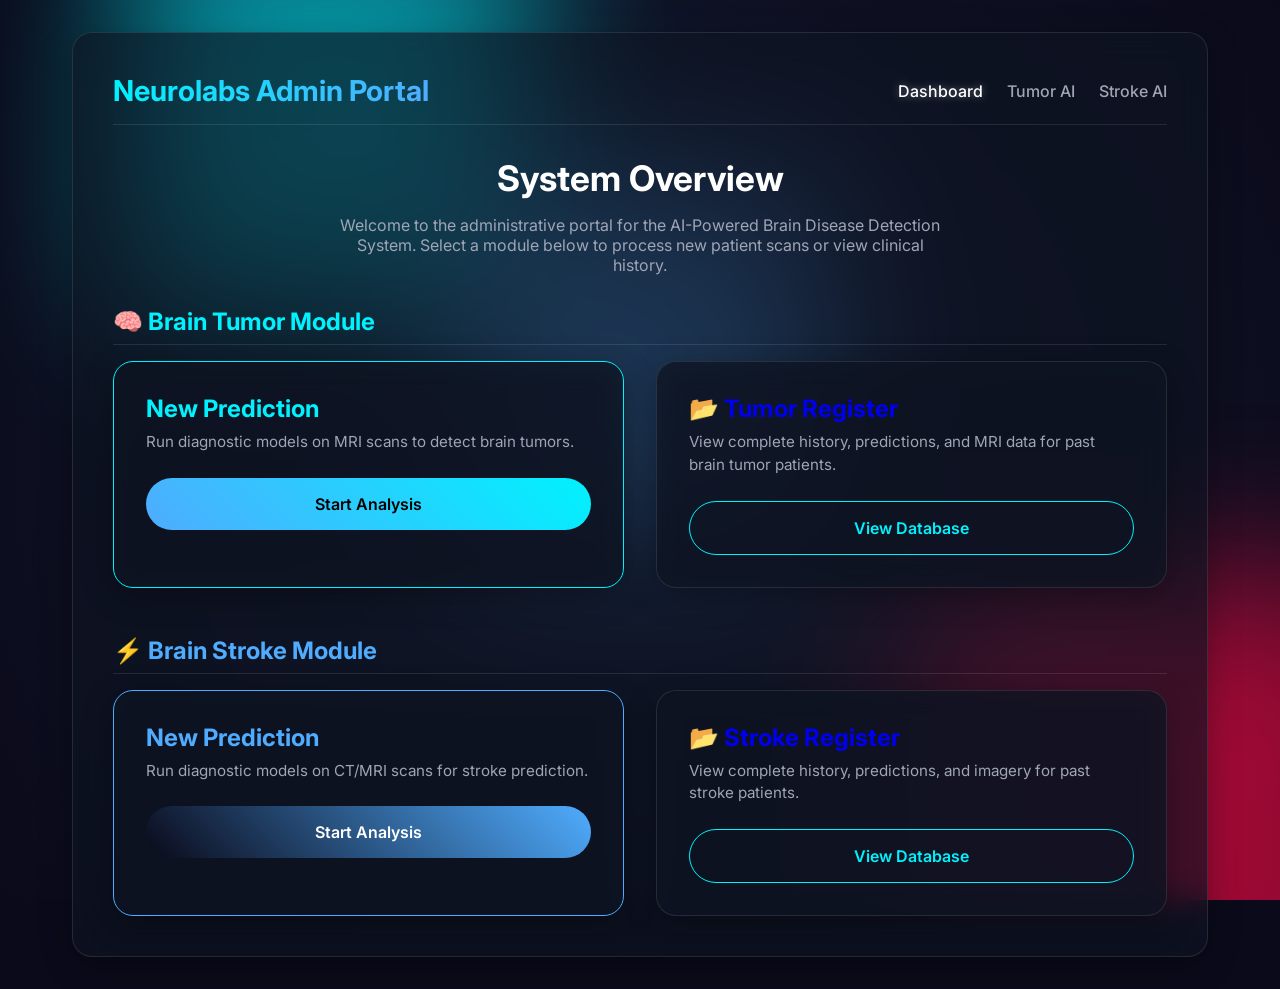
<file: Brain/Brain/frontend/index.html>
<!DOCTYPE html>
<html lang="en">
<head>
    <meta charset="UTF-8">
    <meta name="viewport" content="width=device-width, initial-scale=1.0">
    <title>Admin Portal - Brain Disease AI Platform</title>
    <link rel="stylesheet" href="style.css">
</head>
<body>

    <!-- Animated background -->
    <div class="background">
        <div class="blob blob-1"></div>
        <div class="blob blob-2"></div>
        <div class="blob blob-3"></div>
    </div>

    <div class="container">
        <div class="glass-panel">
            <header>
                <div class="logo">
                    <h1>Neurolabs Admin Portal</h1>
                </div>
                <nav>
                    <ul>
                        <li><a href="index.html" class="active">Dashboard</a></li>
                        <li><a href="tumor_predict.html">Tumor AI</a></li>
                        <li><a href="stroke_predict.html">Stroke AI</a></li>
                    </ul>
                </nav>
            </header>

            <div style="text-align: center; margin-bottom: 2rem;">
                <h2 style="font-size: 2.2rem; margin-bottom: 1rem; color: #fff;">System Overview</h2>
                <p style="color: var(--text-muted); max-width: 600px; margin: 0 auto;">
                    Welcome to the administrative portal for the AI-Powered Brain Disease Detection System. Select a module below to process new patient scans or view clinical history.
                </p>
            </div>

            <div class="module-section" style="margin-bottom: 3rem;">
                <h3 style="color: var(--primary); margin-bottom: 1rem; border-bottom: 1px solid var(--glass-border); padding-bottom: 0.5rem; font-size: 1.5rem;">🧠 Brain Tumor Module</h3>
                <div class="dashboard-grid" style="margin-top: 1rem;">
                    <!-- Brain Tumor Module -->
                    <a href="tumor_predict.html" class="card glass-panel" style="padding: 2rem; border-color: var(--primary);">
                        <h2 style="color: var(--primary);">New Prediction</h2>
                        <p>Run diagnostic models on MRI scans to detect brain tumors.</p>
                        <div style="margin-top: 1.5rem;">
                            <button class="btn" style="width: 100%; margin-bottom: 0.5rem;">Start Analysis</button>
                        </div>
                    </a>
                    
                    <a href="tumor_database.html" class="card glass-panel" style="padding: 2rem;">
                        <h2>📂 Tumor Register</h2>
                        <p>View complete history, predictions, and MRI data for past brain tumor patients.</p>
                        <div style="margin-top: 1.5rem;">
                            <button class="btn outline" style="width: 100%;">View Database</button>
                        </div>
                    </a>
                </div>
            </div>

            <div class="module-section">
                <h3 style="color: var(--secondary); margin-bottom: 1rem; border-bottom: 1px solid var(--glass-border); padding-bottom: 0.5rem; font-size: 1.5rem;">⚡ Brain Stroke Module</h3>
                <div class="dashboard-grid" style="margin-top: 1rem;">
                    <!-- Brain Stroke Module -->
                    <a href="stroke_predict.html" class="card glass-panel" style="padding: 2rem; border-color: var(--secondary);">
                        <h2 style="color: var(--secondary);">New Prediction</h2>
                        <p>Run diagnostic models on CT/MRI scans for stroke prediction.</p>
                        <div style="margin-top: 1.5rem;">
                            <button class="btn" style="width: 100%; margin-bottom: 0.5rem; background: linear-gradient(45deg, #0a0a1a, var(--secondary)); color: #fff;">Start Analysis</button>
                        </div>
                    </a>
                    
                    <a href="stroke_database.html" class="card glass-panel" style="padding: 2rem;">
                        <h2>📂 Stroke Register</h2>
                        <p>View complete history, predictions, and imagery for past stroke patients.</p>
                        <div style="margin-top: 1.5rem;">
                            <button class="btn outline" style="width: 100%;">View Database</button>
                        </div>
                    </a>
                </div>
            </div>

        </div>
    </div>

</body>
</html>
</file>
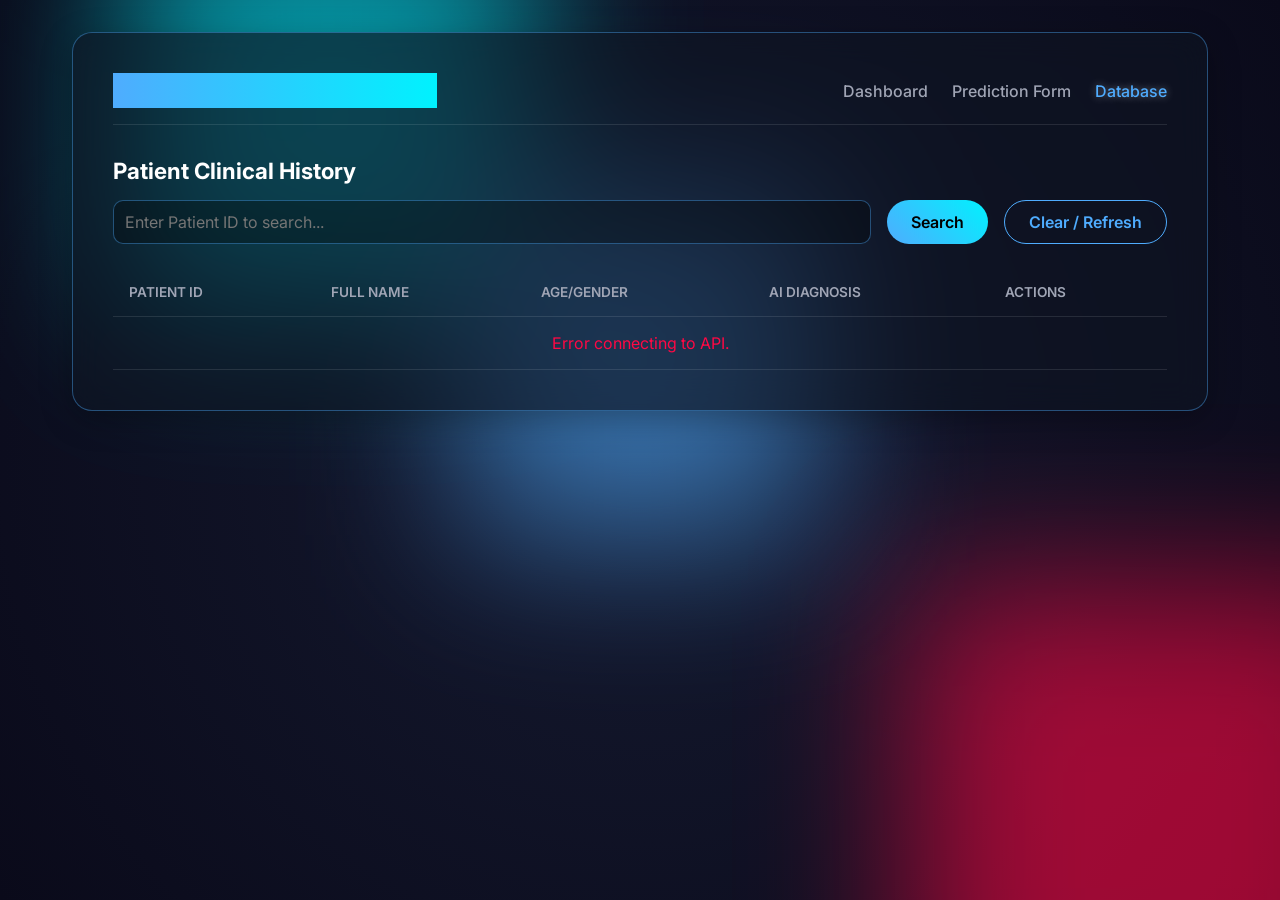
<file: Brain/Brain/frontend/stroke_database.html>
<!DOCTYPE html>
<html lang="en">
<head>
    <meta charset="UTF-8">
    <meta name="viewport" content="width=device-width, initial-scale=1.0">
    <title>Stroke DB - Brain Disease AI Platform</title>
    <link rel="stylesheet" href="style.css">
</head>
<body onload="loadDatabase('stroke')">
    <div class="background">
        <div class="blob blob-1"></div>
        <div class="blob blob-2"></div>
        <div class="blob blob-3"></div>
    </div>

    <div class="container">
        <div class="glass-panel" style="border-color: rgba(79, 172, 254, 0.4);">
            <header>
                <div class="logo">
                    <h1 style="background: linear-gradient(to right, #4facfe, #00f2fe);">⚡ Brain Stroke Register</h1>
                </div>
                <nav>
                    <ul>
                        <li><a href="index.html">Dashboard</a></li>
                        <li><a href="stroke_predict.html">Prediction Form</a></li>
                        <li><a href="stroke_database.html" class="active" style="color: var(--secondary);">Database</a></li>
                    </ul>
                </nav>
            </header>

            <div style="display: flex; justify-content: space-between; align-items: center; margin-bottom: 1rem;">
                <h2 style="color: #fff; font-size: 1.4rem;">Patient Clinical History</h2>
            </div>

            <div style="display: flex; gap: 1rem; margin-bottom: 1.5rem;">
                <input type="text" id="search-id" placeholder="Enter Patient ID to search..." style="flex: 1; padding: 0.7rem; border-color: rgba(79, 172, 254, 0.4);" />
                <button class="btn" onclick="searchPatient('stroke')" style="padding: 0.7rem 1.5rem; background: linear-gradient(45deg, #4facfe, #00f2fe);">Search</button>
                <button class="btn outline" onclick="loadDatabase('stroke')" style="padding: 0.7rem 1.5rem; border-color: var(--secondary); color: var(--secondary);">Clear / Refresh</button>
            </div>

            <div class="loader" id="loader" style="border-top-color: var(--secondary);"></div>
            
            <div class="table-container">
                <table>
                    <thead>
                        <tr>
                            <th>Patient ID</th>
                            <th>Full Name</th>
                            <th>Age/Gender</th>
                            <th>AI Diagnosis</th>
                            <th>Actions</th>
                        </tr>
                    </thead>
                    <tbody id="table-body">
                        <!-- Data inserted dynamically here -->
                    </tbody>
                </table>
            </div>
        </div>
    </div>
    <script src="api.js"></script>
</body>
</html>
</file>
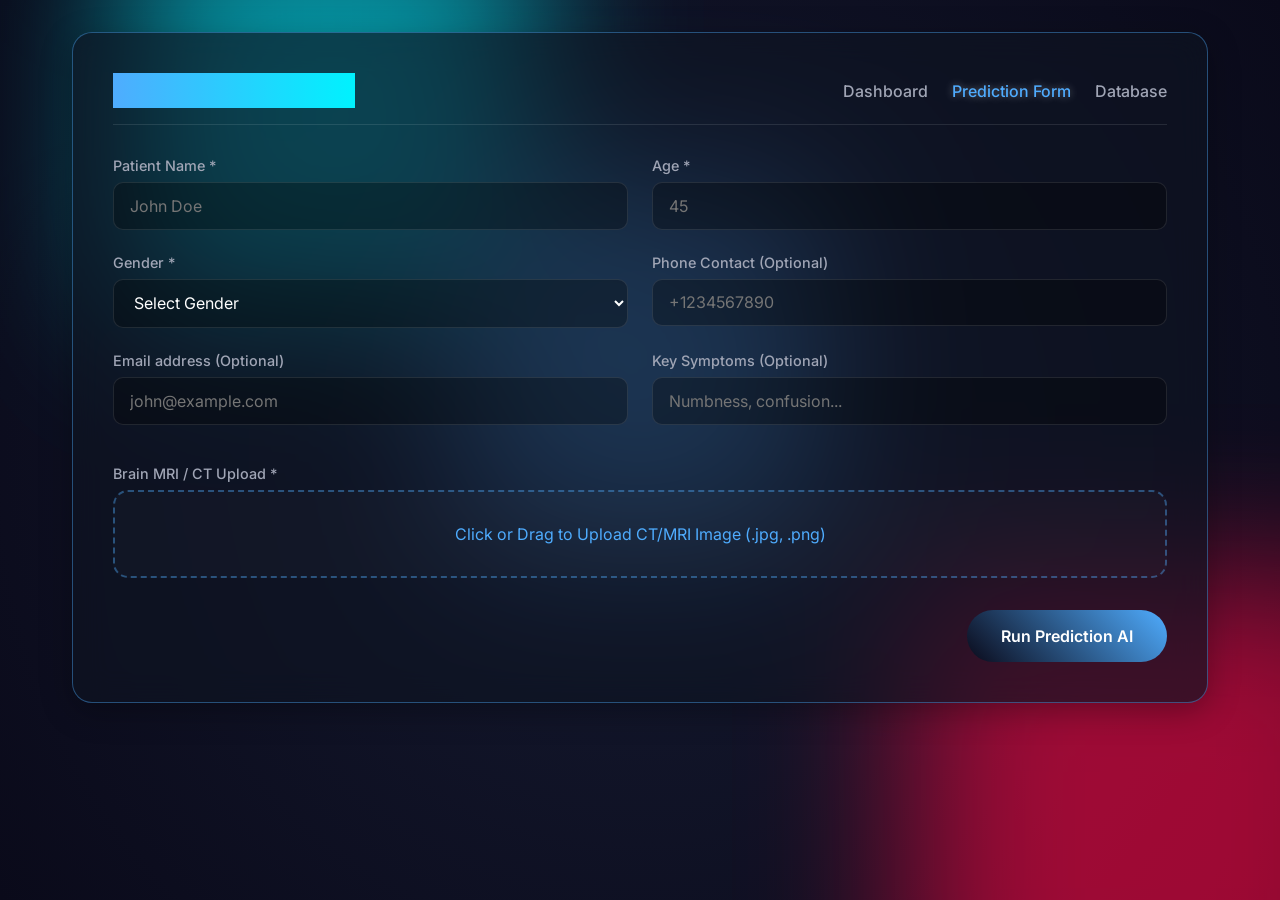
<file: Brain/Brain/frontend/stroke_predict.html>
<!DOCTYPE html>
<html lang="en">
<head>
    <meta charset="UTF-8">
    <meta name="viewport" content="width=device-width, initial-scale=1.0">
    <title>Brain Stroke AI - Prediction Module</title>
    <link rel="stylesheet" href="style.css">
</head>
<body>
    <div class="background">
        <div class="blob blob-1"></div>
        <div class="blob blob-2"></div>
        <div class="blob blob-3"></div>
    </div>

    <div class="container">
        <div class="glass-panel" style="border-color: rgba(79, 172, 254, 0.4);">
            <header>
                <div class="logo">
                    <h1 style="background: linear-gradient(to right, #4facfe, #00f2fe);">⚡ Brain Stroke AI</h1>
                </div>
                <nav>
                    <ul>
                        <li><a href="index.html">Dashboard</a></li>
                        <li><a href="stroke_predict.html" class="active" style="color: var(--secondary);">Prediction Form</a></li>
                        <li><a href="stroke_database.html">Database</a></li>
                    </ul>
                </nav>
            </header>

            <form id="stroke-form" onsubmit="submitPredictionForm(event, 'stroke')">
                <div class="form-grid">
                    <div class="form-group">
                        <label for="name">Patient Name *</label>
                        <input type="text" id="name" name="name" required placeholder="John Doe">
                    </div>
                    <div class="form-group">
                        <label for="age">Age *</label>
                        <input type="number" id="age" name="age" required placeholder="45" min="0">
                    </div>
                    
                    <div class="form-group">
                        <label for="gender">Gender *</label>
                        <select id="gender" name="gender" required>
                            <option value="" disabled selected>Select Gender</option>
                            <option value="Male">Male</option>
                            <option value="Female">Female</option>
                            <option value="Other">Other</option>
                        </select>
                    </div>
                    <div class="form-group">
                        <label for="phone">Phone Contact (Optional)</label>
                        <input type="tel" id="phone" name="phone" placeholder="+1234567890">
                    </div>

                    <div class="form-group">
                        <label for="email">Email address (Optional)</label>
                        <input type="email" id="email" name="email" placeholder="john@example.com">
                    </div>
                    <div class="form-group">
                        <label for="symptoms">Key Symptoms (Optional)</label>
                        <input type="text" id="symptoms" name="symptoms" placeholder="Numbness, confusion...">
                    </div>

                    <div class="form-group full-width" style="margin-top: 1rem;">
                        <label>Brain MRI / CT Upload *</label>
                        <div class="file-upload" onclick="document.getElementById('image').click()" style="border-color: rgba(79, 172, 254, 0.4);">
                            <p id="file-name" style="color: var(--secondary);">Click or Drag to Upload CT/MRI Image (.jpg, .png)</p>
                            <input type="file" id="image" name="image" required accept=".jpg,.jpeg,.png" style="display: none;" onchange="updateFileName(this)">
                        </div>
                    </div>
                </div>

                <div style="margin-top: 2rem; text-align: right;">
                    <div class="loader" id="loader" style="border-top-color: var(--secondary);"></div>
                    <button type="submit" class="btn" id="submit-btn" style="width: 200px; background: linear-gradient(45deg, #0a0a1a, var(--secondary)); color: #fff;">Run Prediction AI</button>
                </div>
            </form>

            <div class="result-box glass-panel" id="result-box" style="margin-top: 2rem; border-color: var(--secondary);">
                <!-- Prediction outcome goes here -->
            </div>

        </div>
    </div>
    <script src="api.js"></script>
</body>
</html>
</file>
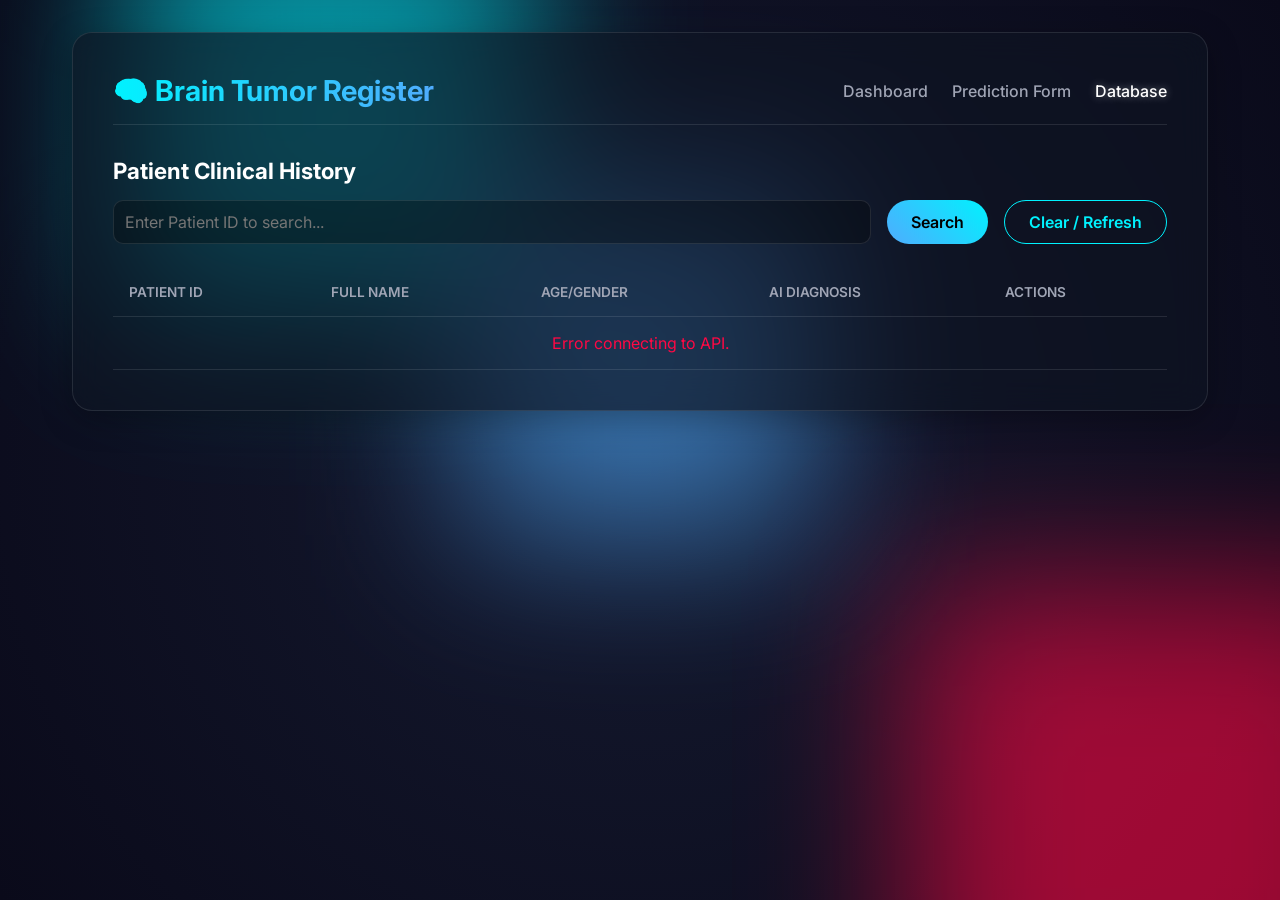
<file: Brain/Brain/frontend/tumor_database.html>
<!DOCTYPE html>
<html lang="en">
<head>
    <meta charset="UTF-8">
    <meta name="viewport" content="width=device-width, initial-scale=1.0">
    <title>Tumor DB - Brain Disease AI Platform</title>
    <link rel="stylesheet" href="style.css">
</head>
<body onload="loadDatabase('tumor')">
    <div class="background">
        <div class="blob blob-1"></div>
        <div class="blob blob-2"></div>
        <div class="blob blob-3"></div>
    </div>

    <div class="container">
        <div class="glass-panel">
            <header>
                <div class="logo">
                    <h1>🧠 Brain Tumor Register</h1>
                </div>
                <nav>
                    <ul>
                        <li><a href="index.html">Dashboard</a></li>
                        <li><a href="tumor_predict.html">Prediction Form</a></li>
                        <li><a href="tumor_database.html" class="active">Database</a></li>
                    </ul>
                </nav>
            </header>

            <div style="display: flex; justify-content: space-between; align-items: center; margin-bottom: 1rem;">
                <h2 style="color: #fff; font-size: 1.4rem;">Patient Clinical History</h2>
            </div>
            
            <div style="display: flex; gap: 1rem; margin-bottom: 1.5rem;">
                <input type="text" id="search-id" placeholder="Enter Patient ID to search..." style="flex: 1; padding: 0.7rem;" />
                <button class="btn" onclick="searchPatient('tumor')" style="padding: 0.7rem 1.5rem;">Search</button>
                <button class="btn outline" onclick="loadDatabase('tumor')" style="padding: 0.7rem 1.5rem;">Clear / Refresh</button>
            </div>

            <div class="loader" id="loader"></div>
            
            <div class="table-container">
                <table>
                    <thead>
                        <tr>
                            <th>Patient ID</th>
                            <th>Full Name</th>
                            <th>Age/Gender</th>
                            <th>AI Diagnosis</th>
                            <th>Actions</th>
                        </tr>
                    </thead>
                    <tbody id="table-body">
                        <!-- Data inserted dynamically here -->
                    </tbody>
                </table>
            </div>
        </div>
    </div>
    <script src="api.js"></script>
</body>
</html>
</file>
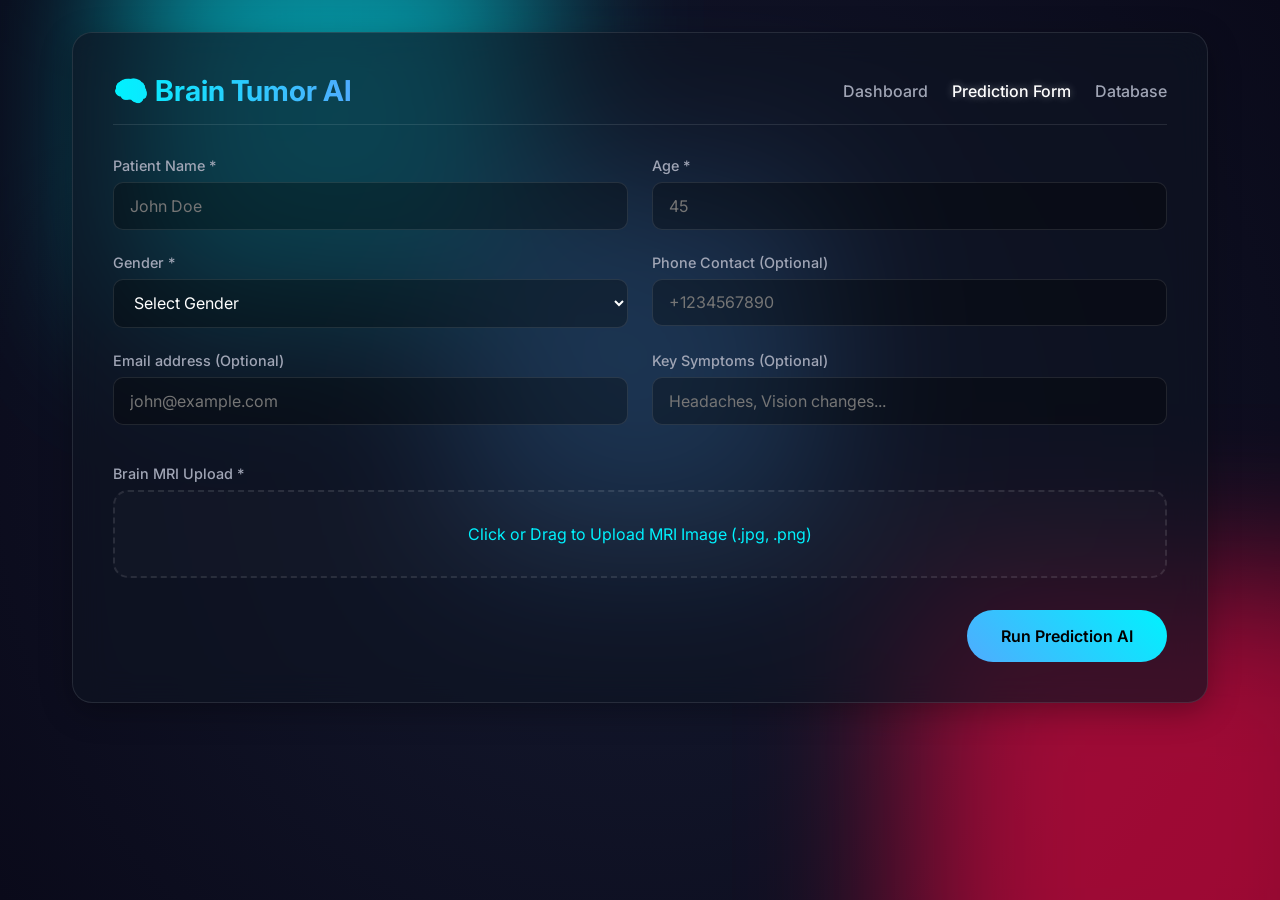
<file: Brain/Brain/frontend/tumor_predict.html>
<!DOCTYPE html>
<html lang="en">
<head>
    <meta charset="UTF-8">
    <meta name="viewport" content="width=device-width, initial-scale=1.0">
    <title>Brain Tumor AI - Prediction Module</title>
    <link rel="stylesheet" href="style.css">
</head>
<body>
    <div class="background">
        <div class="blob blob-1"></div>
        <div class="blob blob-2"></div>
        <div class="blob blob-3"></div>
    </div>

    <div class="container">
        <div class="glass-panel">
            <header>
                <div class="logo">
                    <h1>🧠 Brain Tumor AI</h1>
                </div>
                <nav>
                    <ul>
                        <li><a href="index.html">Dashboard</a></li>
                        <li><a href="tumor_predict.html" class="active">Prediction Form</a></li>
                        <li><a href="tumor_database.html">Database</a></li>
                    </ul>
                </nav>
            </header>

            <form id="tumor-form" onsubmit="submitPredictionForm(event, 'tumor')">
                <div class="form-grid">
                    <div class="form-group">
                        <label for="name">Patient Name *</label>
                        <input type="text" id="name" name="name" required placeholder="John Doe">
                    </div>
                    <div class="form-group">
                        <label for="age">Age *</label>
                        <input type="number" id="age" name="age" required placeholder="45" min="0">
                    </div>
                    
                    <div class="form-group">
                        <label for="gender">Gender *</label>
                        <select id="gender" name="gender" required>
                            <option value="" disabled selected>Select Gender</option>
                            <option value="Male">Male</option>
                            <option value="Female">Female</option>
                            <option value="Other">Other</option>
                        </select>
                    </div>
                    <div class="form-group">
                        <label for="phone">Phone Contact (Optional)</label>
                        <input type="tel" id="phone" name="phone" placeholder="+1234567890">
                    </div>

                    <div class="form-group">
                        <label for="email">Email address (Optional)</label>
                        <input type="email" id="email" name="email" placeholder="john@example.com">
                    </div>
                    <div class="form-group">
                        <label for="symptoms">Key Symptoms (Optional)</label>
                        <input type="text" id="symptoms" name="symptoms" placeholder="Headaches, Vision changes...">
                    </div>

                    <div class="form-group full-width" style="margin-top: 1rem;">
                        <label>Brain MRI Upload *</label>
                        <div class="file-upload" onclick="document.getElementById('image').click()">
                            <p id="file-name" style="color: var(--primary);">Click or Drag to Upload MRI Image (.jpg, .png)</p>
                            <input type="file" id="image" name="image" required accept=".jpg,.jpeg,.png" style="display: none;" onchange="updateFileName(this)">
                        </div>
                    </div>
                </div>

                <div style="margin-top: 2rem; text-align: right;">
                    <div class="loader" id="loader"></div>
                    <button type="submit" class="btn" id="submit-btn" style="width: 200px;">Run Prediction AI</button>
                </div>
            </form>

            <div class="result-box glass-panel" id="result-box" style="margin-top: 2rem; border-color: var(--primary);">
                <!-- Prediction outcome goes here -->
            </div>

        </div>
    </div>
    <script src="api.js"></script>
</body>
</html>
</file>
<file: Brain/Brain/frontend/style.css>
@import url('https://fonts.googleapis.com/css2?family=Inter:wght@300;400;500;600;700&display=swap');

:root {
  --primary: #00f2fe;
  --secondary: #4facfe;
  --accent: #ff0844;
  --bg-dark: #0a0a1a;
  --bg-glass: rgba(15, 20, 35, 0.65);
  --glass-border: rgba(255, 255, 255, 0.1);
  --text-main: #f0f0f5;
  --text-muted: #a0a5b5;
}

* {
  margin: 0;
  padding: 0;
  box-sizing: border-box;
  font-family: 'Inter', sans-serif;
}

body {
  background-color: var(--bg-dark);
  color: var(--text-main);
  min-height: 100vh;
  overflow-x: hidden;
}

/* Animated Live Background */
.background {
  position: fixed;
  top: 0;
  left: 0;
  width: 100vw;
  height: 100vh;
  z-index: -1;
  background: radial-gradient(circle at 50% 50%, #151a30 0%, #0a0a1a 100%);
  overflow: hidden;
}

.blob {
  position: absolute;
  filter: blur(80px);
  z-index: -1;
  opacity: 0.6;
  animation: float 20s infinite ease-in-out;
}

.blob-1 {
  width: 400px;
  height: 400px;
  background: var(--primary);
  top: -10%;
  left: 10%;
  animation-delay: 0s;
}

.blob-2 {
  width: 500px;
  height: 500px;
  background: #ff0844;
  bottom: -20%;
  right: -10%;
  animation-delay: -5s;
}

.blob-3 {
  width: 350px;
  height: 350px;
  background: var(--secondary);
  top: 40%;
  left: 50%;
  transform: translate(-50%, -50%);
  animation-delay: -10s;
}

@keyframes float {
  0%, 100% { transform: translate(0, 0) scale(1); }
  33% { transform: translate(30px, -50px) scale(1.1); }
  66% { transform: translate(-20px, 20px) scale(0.9); }
}

/* Glassmorphism Container */
.container {
  max-width: 1200px;
  margin: 0 auto;
  padding: 2rem;
}

.glass-panel {
  background: var(--bg-glass);
  backdrop-filter: blur(16px);
  -webkit-backdrop-filter: blur(16px);
  border: 1px solid var(--glass-border);
  border-radius: 20px;
  padding: 2.5rem;
  box-shadow: 0 8px 32px rgba(0, 0, 0, 0.3);
  transition: transform 0.3s ease, border-color 0.3s ease;
}

.glass-panel:hover {
  border-color: rgba(255, 255, 255, 0.2);
}

/* Header & Nav */
header {
  display: flex;
  justify-content: space-between;
  align-items: center;
  margin-bottom: 2rem;
  padding-bottom: 1rem;
  border-bottom: 1px solid var(--glass-border);
}

.logo h1 {
  font-size: 1.8rem;
  font-weight: 700;
  background: linear-gradient(to right, var(--primary), var(--secondary));
  -webkit-background-clip: text;
  background-clip: text;
  -webkit-text-fill-color: transparent;
}

nav ul {
  display: flex;
  gap: 1.5rem;
  list-style: none;
}

nav a {
  color: var(--text-muted);
  text-decoration: none;
  font-weight: 500;
  transition: color 0.3s, text-shadow 0.3s;
}

nav a:hover, nav a.active {
  color: #fff;
  text-shadow: 0 0 8px rgba(255,255,255,0.4);
}

/* Forms */
.form-grid {
  display: grid;
  grid-template-columns: 1fr 1fr;
  gap: 1.5rem;
}

.form-group {
  display: flex;
  flex-direction: column;
  gap: 0.5rem;
}

.form-group.full-width {
  grid-column: 1 / -1;
}

label {
  font-size: 0.9rem;
  font-weight: 500;
  color: var(--text-muted);
}

input, select, textarea {
  width: 100%;
  background: rgba(0, 0, 0, 0.3);
  border: 1px solid var(--glass-border);
  border-radius: 10px;
  padding: 0.8rem 1rem;
  color: #fff;
  font-size: 1rem;
  outline: none;
  transition: border-color 0.3s, box-shadow 0.3s;
}

input:focus, select:focus, textarea:focus {
  border-color: var(--primary);
  box-shadow: 0 0 0 2px rgba(0, 242, 254, 0.2);
}

/* Upload Area */
.file-upload {
  border: 2px dashed var(--glass-border);
  border-radius: 15px;
  padding: 2rem;
  text-align: center;
  cursor: pointer;
  background: rgba(255, 255, 255, 0.02);
  transition: border-color 0.3s, background 0.3s;
}
.file-upload:hover {
  border-color: var(--primary);
  background: rgba(0, 242, 254, 0.05);
}

/* Buttons */
.btn {
  background: linear-gradient(45deg, var(--secondary), var(--primary));
  color: #000;
  border: none;
  padding: 1rem 2rem;
  font-size: 1rem;
  font-weight: 600;
  border-radius: 30px;
  cursor: pointer;
  transition: transform 0.2s, box-shadow 0.2s;
  display: inline-block;
  text-align: center;
  text-decoration: none;
}

.btn:hover {
  transform: translateY(-2px);
  box-shadow: 0 10px 20px rgba(0, 242, 254, 0.3);
}

.btn.danger {
  background: linear-gradient(45deg, var(--accent), #ff416c);
  color: white;
}
.btn.danger:hover {
  box-shadow: 0 10px 20px rgba(255, 8, 68, 0.3);
}

.btn.outline {
  background: transparent;
  border: 1px solid var(--primary);
  color: var(--primary);
}
.btn.outline:hover {
  background: rgba(0,242,254,0.1);
  box-shadow: none;
}

/* Tables */
.table-container {
  overflow-x: auto;
  margin-top: 1rem;
}

table {
  width: 100%;
  border-collapse: collapse;
  text-align: left;
}

th, td {
  padding: 1rem;
  border-bottom: 1px solid var(--glass-border);
}

th {
  color: var(--text-muted);
  font-weight: 600;
  text-transform: uppercase;
  font-size: 0.85rem;
}

td {
  color: #fff;
}

tbody tr {
  transition: background 0.2s;
}

tbody tr:hover {
  background: rgba(255, 255, 255, 0.05);
}

.action-btns {
  display: flex;
  gap: 0.5rem;
}

.action-btns button {
  padding: 0.4rem 0.8rem;
  font-size: 0.8rem;
  border-radius: 8px;
}

/* Modal / Results */
.result-box {
  margin-top: 2rem;
  padding: 1.5rem;
  border-radius: 12px;
  background: rgba(0, 0, 0, 0.4);
  border: 1px solid var(--glass-border);
  display: none;
}

.result-box h3 {
  margin-bottom: 1rem;
  color: var(--primary);
}

/* Dashboard Cards */
.dashboard-grid {
  display: grid;
  grid-template-columns: repeat(auto-fit, minmax(300px, 1fr));
  gap: 2rem;
  margin-top: 2rem;
}

.card {
  text-decoration: none;
  display: block;
}

.card h2 {
  font-size: 1.5rem;
  margin-bottom: 0.5rem;
}

.card p {
  color: var(--text-muted);
  font-size: 0.95rem;
  line-height: 1.5;
}

/* Loader */
.loader {
  display: none;
  width: 30px;
  height: 30px;
  border: 3px solid rgba(255,255,255,0.3);
  border-top-color: var(--primary);
  border-radius: 50%;
  animation: spin 1s linear infinite;
  margin: 1rem auto;
}

@keyframes spin {
  100% { transform: rotate(360deg); }
}
</file>
